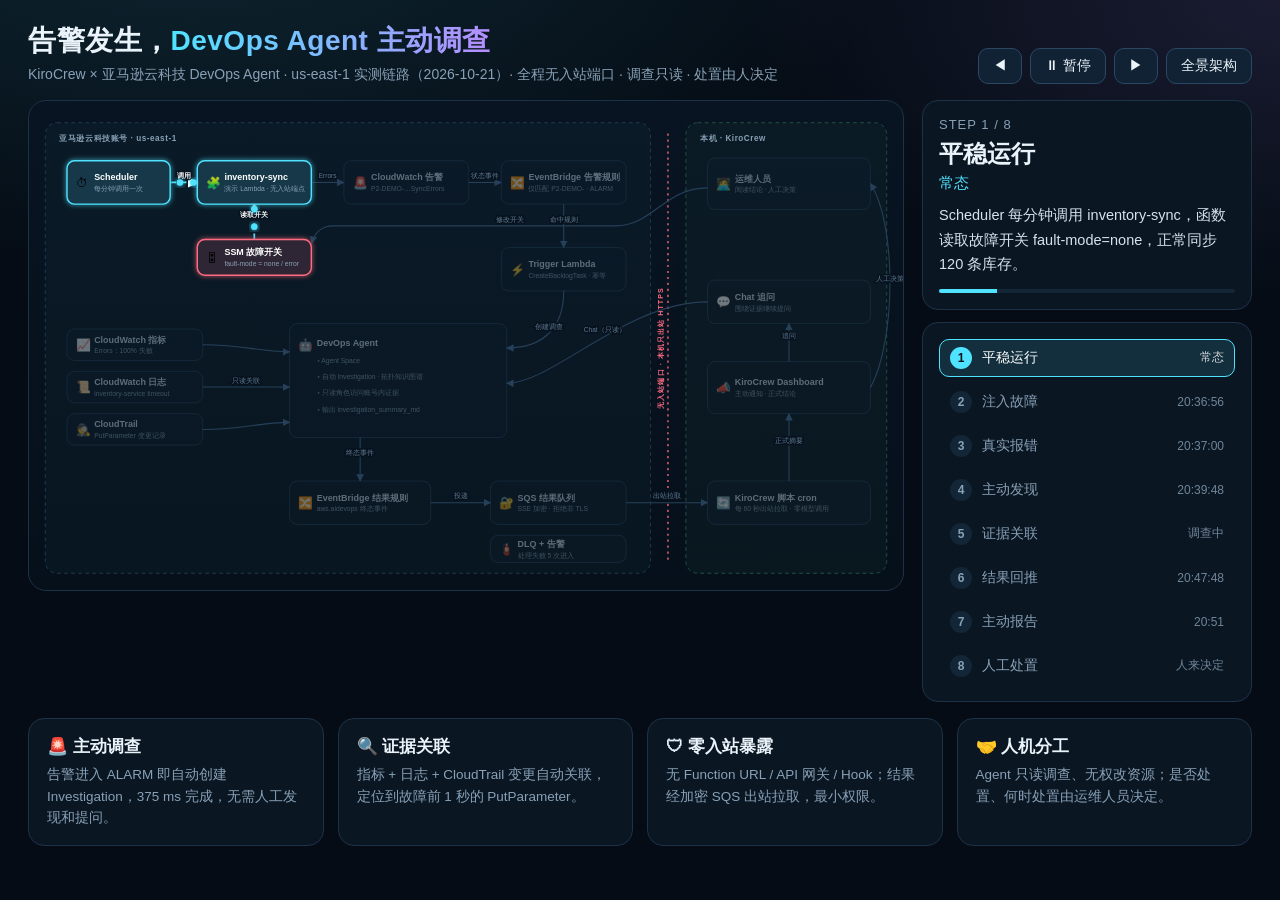
<file: docs/architecture-animation.html>
<!doctype html>
<!-- Copyright Amazon.com, Inc. or its affiliates. All Rights Reserved.
     SPDX-License-Identifier: CC-BY-4.0 -->
<html lang="zh-CN">
<head>
<meta charset="utf-8">
<meta name="viewport" content="width=device-width, initial-scale=1">
<title>KiroCrew × 亚马逊云科技 DevOps Agent · 主动发现架构</title>
<style>
:root{--bg:#050c15;--panel:#0b1623;--line:#1d3247;--text:#eaf3fa;--muted:#88a1b6;
--cyan:#4fe3ff;--violet:#b48dff;--amber:#ffc65c;--green:#5cf0a2;--red:#ff6b81}
*{box-sizing:border-box}
body{margin:0;min-height:100vh;color:var(--text);font-family:"PingFang SC","Microsoft YaHei",Inter,sans-serif;
background:radial-gradient(1200px 600px at 15% -10%,rgba(79,227,255,.12),transparent 60%),
radial-gradient(900px 500px at 100% 0%,rgba(180,141,255,.12),transparent 60%),var(--bg)}
header{max-width:1560px;margin:0 auto;padding:22px 28px 10px;display:flex;align-items:flex-end;justify-content:space-between;gap:20px}
h1{margin:0;font-size:28px;letter-spacing:.5px}
h1 span{background:linear-gradient(90deg,var(--cyan),var(--violet));-webkit-background-clip:text;color:transparent}
header p{margin:6px 0 0;color:var(--muted);font-size:14px}
.controls{display:flex;gap:8px;align-items:center}
button{background:#102233;color:var(--text);border:1px solid #2a4864;border-radius:10px;padding:8px 14px;font-size:14px;cursor:pointer}
button:hover{border-color:var(--cyan)}
button.on{background:var(--cyan);color:#04121c;border-color:var(--cyan);font-weight:700}
.stage{max-width:1560px;margin:0 auto;padding:6px 28px 0;display:grid;grid-template-columns:1fr 330px;gap:18px}
svg{width:100%;height:auto;display:block;background:linear-gradient(180deg,#081422,#06101b);border:1px solid var(--line);border-radius:18px}
.zone{fill:rgba(79,227,255,.025);stroke:#25425c;stroke-dasharray:7 6;stroke-width:1.5}
.zone.local{fill:rgba(92,240,162,.03);stroke:#285a45}
.zlabel{fill:var(--muted);font-size:15px;font-weight:700;letter-spacing:1px}
.wall{stroke:var(--red);stroke-width:3;stroke-dasharray:4 7;opacity:.8}
.wlabel{fill:var(--red);font-size:13px;font-weight:700;letter-spacing:2px}
.node rect{fill:#0d1b2a;stroke:#294560;stroke-width:1.6;transition:all .35s}
.node .t{fill:#cfe0ee;font-size:16.5px;font-weight:700;transition:fill .35s}
.node .s{fill:var(--muted);font-size:12.5px}
.node .i{font-size:22px}
.node.dim{opacity:.42}
.node.on rect{stroke:var(--c);stroke-width:2.6;fill:color-mix(in srgb,var(--c) 14%,#0d1b2a);filter:url(#glow)}
.node.on .t{fill:#fff}
.edge{fill:none;stroke:#26405a;stroke-width:2;marker-end:url(#arrowDim);transition:stroke .3s}
.edge.on{stroke:var(--c);stroke-width:3.2;stroke-dasharray:11 8;animation:flow .7s linear infinite;marker-end:url(#arrowOn)}
@keyframes flow{to{stroke-dashoffset:-19}}
.elabel{fill:#5f7a91;font-size:12px;paint-order:stroke;stroke:#07121e;stroke-width:5px;text-anchor:middle;transition:fill .3s}
.elabel.on{fill:#fff;font-weight:700}
.side{display:flex;flex-direction:column;gap:12px}
.card{background:var(--panel);border:1px solid var(--line);border-radius:16px;padding:16px}
.now .step{font-size:13px;color:var(--muted);letter-spacing:1px}
.now h2{margin:6px 0 4px;font-size:24px}
.now .time{font-family:"SF Mono",Menlo,monospace;color:var(--c,var(--cyan));font-size:15px}
.now p{margin:10px 0 0;line-height:1.7;font-size:14.5px;color:#d4e3ee}
.steps{list-style:none;margin:0;padding:0;display:flex;flex-direction:column;gap:6px}
.steps li{display:flex;gap:10px;align-items:center;padding:7px 10px;border-radius:10px;font-size:14px;color:var(--muted);cursor:pointer;border:1px solid transparent}
.steps li b{width:22px;height:22px;border-radius:50%;display:grid;place-items:center;font-size:12px;background:#132638}
.steps li.on{color:#fff;border-color:var(--c);background:color-mix(in srgb,var(--c) 12%,transparent)}
.steps li.on b{background:var(--c);color:#04121c}
.steps li.done{color:#b7c9d8}
.adv{max-width:1560px;margin:16px auto 28px;padding:0 28px;display:grid;grid-template-columns:repeat(4,1fr);gap:14px}
.adv div{background:var(--panel);border:1px solid var(--line);border-radius:16px;padding:16px 18px;transition:all .35s}
.adv h3{margin:0 0 6px;font-size:17px}
.adv p{margin:0;color:var(--muted);font-size:13.5px;line-height:1.6}
.adv div.on{border-color:var(--c);box-shadow:0 0 0 1px var(--c),0 0 30px color-mix(in srgb,var(--c) 30%,transparent);transform:translateY(-3px)}
.adv div.on h3{color:var(--c)}
.progress{height:4px;background:#132638;border-radius:4px;overflow:hidden;margin-top:12px}
.progress i{display:block;height:100%;width:0;background:var(--c,var(--cyan))}
@media (prefers-reduced-motion:reduce){.edge.on{animation:none}.node rect,.adv div{transition:none}}
</style>
</head>
<body>
<header>
  <div>
    <h1>告警发生，<span>DevOps Agent 主动调查</span></h1>
    <p>KiroCrew × 亚马逊云科技 DevOps Agent · us-east-1 实测链路（2026-10-21）· 全程无入站端口 · 调查只读 · 处置由人决定</p>
  </div>
  <div class="controls">
    <button id="prev" aria-label="上一步">◀</button>
    <button id="play" aria-label="播放或暂停">⏸ 暂停</button>
    <button id="next" aria-label="下一步">▶</button>
    <button id="overview">全景架构</button>
  </div>
</header>

<div class="stage">
  <svg id="svg" viewBox="0 0 1610 900" role="img" aria-label="主动发现架构图">
    <defs>
      <filter id="glow" x="-30%" y="-30%" width="160%" height="160%">
        <feGaussianBlur stdDeviation="5" result="b"/><feMerge><feMergeNode in="b"/><feMergeNode in="SourceGraphic"/></feMerge>
      </filter>
      <marker id="arrowDim" viewBox="0 0 10 10" refX="9" refY="5" markerWidth="7" markerHeight="7" orient="auto"><path d="M0,0L10,5L0,10z" fill="#26405a"/></marker>
      <marker id="arrowOn" viewBox="0 0 10 10" refX="9" refY="5" markerWidth="6" markerHeight="6" orient="auto"><path d="M0,0L10,5L0,10z" fill="#ffffff"/></marker>
    </defs>
    <rect class="zone" x="30" y="40" width="1115" height="830" rx="22"/>
    <text class="zlabel" x="56" y="74">亚马逊云科技账号 · us-east-1</text>
    <rect class="zone local" x="1210" y="40" width="370" height="830" rx="22"/>
    <text class="zlabel" x="1236" y="74">本机 · KiroCrew</text>
    <line class="wall" x1="1177" y1="60" x2="1177" y2="850"/>
    <text class="wlabel" transform="translate(1168 455) rotate(-90)" text-anchor="middle">无入站端口 · 本机只出站 HTTPS</text>
    <g id="edges"></g><g id="labels"></g><g id="nodes"></g><g id="packets"></g>
  </svg>

  <aside class="side">
    <div class="card now" id="now">
      <div class="step" id="stepNo">STEP 1 / 8</div>
      <h2 id="stepTitle">—</h2>
      <div class="time" id="stepTime">—</div>
      <p id="stepText">—</p>
      <div class="progress"><i id="bar"></i></div>
    </div>
    <div class="card"><ul class="steps" id="stepList"></ul></div>
  </aside>
</div>

<section class="adv">
  <div id="adv-proactive" style="--c:var(--amber)"><h3>🚨 主动调查</h3><p>告警进入 ALARM 即自动创建 Investigation，375 ms 完成，无需人工发现和提问。</p></div>
  <div id="adv-evidence" style="--c:var(--violet)"><h3>🔍 证据关联</h3><p>指标 + 日志 + CloudTrail 变更自动关联，定位到故障前 1 秒的 PutParameter。</p></div>
  <div id="adv-secure" style="--c:var(--green)"><h3>🛡 零入站暴露</h3><p>无 Function URL / API 网关 / Hook；结果经加密 SQS 出站拉取，最小权限。</p></div>
  <div id="adv-human" style="--c:var(--red)"><h3>🤝 人机分工</h3><p>Agent 只读调查、无权改资源；是否处置、何时处置由运维人员决定。</p></div>
</section>

<script>
const C={cyan:"#4fe3ff",violet:"#b48dff",amber:"#ffc65c",green:"#5cf0a2",red:"#ff6b81"};
const N={
 A:[70,110,190,80,"⏱","Scheduler",["每分钟调用一次"],"cyan"],
 B:[310,110,210,80,"🧩","inventory-sync",["演示 Lambda · 无入站端点"],"cyan"],
 S:[310,255,210,66,"🎛","SSM 故障开关",["fault-mode = none / error"],"red"],
 C:[580,110,230,80,"🚨","CloudWatch 告警",["P2-DEMO-…SyncErrors"],"amber"],
 D:[870,110,230,80,"🔀","EventBridge 告警规则",["仅匹配 P2-DEMO- · ALARM"],"amber"],
 E:[870,270,230,80,"⚡","Trigger Lambda",["CreateBacklogTask · 幂等"],"amber"],
 F:[480,410,400,210,"🤖","DevOps Agent",["Agent Space","自动 Investigation · 拓扑知识图谱","只读角色访问账号内证据","输出 investigation_summary_md"],"violet"],
 G1:[70,420,250,58,"📈","CloudWatch 指标",["Errors：100% 失败"],"violet"],
 G2:[70,498,250,58,"📜","CloudWatch 日志",["inventory-service timeout"],"violet"],
 G3:[70,576,250,58,"🕵","CloudTrail",["PutParameter 变更记录"],"violet"],
 H:[480,700,260,80,"🔀","EventBridge 结果规则",["aws.aidevops 终态事件"],"green"],
 I:[850,700,250,80,"🔐","SQS 结果队列",["SSE 加密 · 拒绝非 TLS"],"green"],
 Q:[850,800,250,50,"🧯","DLQ + 告警",["处理失败 5 次进入"],"green"],
 N:[1250,105,300,95,"🧑‍💻","运维人员",["阅读结论 · 人工决策"],"red"],
 M:[1250,330,300,80,"💬","Chat 追问",["围绕证据继续提问"],"cyan"],
 L:[1250,480,300,96,"📣","KiroCrew Dashboard",["主动通知 · 正式结论"],"green"],
 K:[1250,700,300,80,"🔄","KiroCrew 脚本 cron",["每 60 秒出站拉取 · 零模型调用"],"green"]
};
const E={
 e1:["M260 150 L310 150","调用"],
 e3:["M415 255 L415 190","读取开关"],
 e2:["M1250 160 C1170 160 1150 230 1080 230 L560 230 C540 230 526 242 521 262","修改开关"],
 e4:["M520 150 L580 150","Errors"],
 e5:["M810 150 L870 150","状态事件"],
 e6:["M985 190 L985 270","命中规则"],
 e7:["M985 350 C985 420 945 455 880 455","创建调查"],
 e8a:["M320 449 C400 449 420 462 480 462",""],
 e8b:["M320 527 L480 527","只读关联"],
 e8c:["M320 605 C400 605 420 592 480 592",""],
 e9:["M610 620 L610 700","终态事件"],
 e10:["M740 740 L850 740","投递"],
 e11:["M1100 740 L1250 740","出站拉取"],
 e12:["M1400 700 L1400 576","正式摘要"],
 e13:["M1400 480 L1400 410","追问"],
 e14:["M1250 370 C1100 370 965 520 880 520","Chat（只读）"],
 e15:["M1550 528 C1598 440 1598 225 1550 152","人工决策"]
};
const STEPS=[
 {t:"平稳运行",time:"常态",c:"cyan",n:["A","B","S"],e:["e1","e3"],adv:[],
  x:"Scheduler 每分钟调用 inventory-sync，函数读取故障开关 fault-mode=none，正常同步 120 条库存。"},
 {t:"注入故障",time:"20:36:56",c:"red",n:["N","S"],e:["e2"],adv:[],
  x:"运维人员把故障开关改为 error，模拟一次有风险的配置变更。CloudTrail 自动记录这次 PutParameter。"},
 {t:"真实报错",time:"20:37:00",c:"red",n:["A","B","S","C"],e:["e1","e3","e4"],adv:[],
  x:"之后每次运行都抛出 inventory-service timeout，Lambda Errors 指标持续上升。此时没有人去问 AI。"},
 {t:"主动发现",time:"20:39:48",c:"amber",n:["C","D","E","F"],e:["e5","e6","e7"],adv:["proactive"],
  x:"告警进入 ALARM，状态事件推送到 EventBridge，Trigger Lambda 用 375 ms 创建 Investigation。全程没有人提问。"},
 {t:"证据关联",time:"调查中",c:"violet",n:["G1","G2","G3","F"],e:["e8a","e8b","e8c"],adv:["evidence"],
  x:"Agent 以只读角色关联三类证据：Errors 100% 失败、超时日志、12:36:59 的 PutParameter（比故障早 1 秒）。约 73 ms 快速失败，判定为注入故障而非下游宕机。"},
 {t:"结果回推",time:"20:47:48",c:"green",n:["F","H","I","Q","K"],e:["e9","e10","e11"],adv:["secure"],
  x:"调查完成，终态事件进入加密 SQS。KiroCrew 从本机出站拉取，核验来源、Agent Space 和账号。本机不开放任何入站端口。"},
 {t:"主动报告",time:"20:51",c:"cyan",n:["K","L","M","F"],e:["e12","e13","e14"],adv:["proactive","evidence"],
  x:"Dashboard 收到正式 investigation_summary_md：根因、机制、处置参考。需要时再用 Chat 围绕证据追问。"},
 {t:"人工处置",time:"人来决定",c:"green",n:["L","N","S"],e:["e15","e2"],adv:["human"],lab:{e2:"恢复 none"},
  x:"Agent 只读，无权修改资源。运维人员阅读结论后把开关恢复为 none，告警自动回到 OK。"}
];
const NS="http://www.w3.org/2000/svg",$=s=>document.querySelector(s);
const mk=(tag,attrs,parent)=>{const el=document.createElementNS(NS,tag);for(const k in attrs)el.setAttribute(k,attrs[k]);parent&&parent.appendChild(el);return el};
const nodeEl={},edgeEl={},labelEl={};
for(const k in N){const [x,y,w,h,icon,title,sub,c]=N[k];const g=mk("g",{class:"node"},$("#nodes"));g.style.setProperty("--c",C[c]);
 mk("rect",{x,y,width:w,height:h,rx:14},g);
 const big=k==="F",ty=big?y+42:y+h/2-(sub.length?4:-6);
 mk("text",{class:"i",x:x+16,y:big?y+46:y+h/2+8},g).textContent=icon;
 mk("text",{class:"t",x:x+50,y:ty},g).textContent=title;
 sub.forEach((s,i)=>{mk("text",{class:"s",x:x+50,y:ty+(big?30:20)+i*(big?30:16)},g).textContent=(big?"▸ ":"")+s});
 nodeEl[k]=g;}
for(const k in E){const p=mk("path",{class:"edge",d:E[k][0],id:k},$("#edges"));edgeEl[k]=p;
 const L=p.getTotalLength(),m=p.getPointAtLength(L/2);
 labelEl[k]=mk("text",{class:"elabel",x:m.x,y:m.y-8},$("#labels"));labelEl[k].textContent=E[k][1];}
const list=$("#stepList");
STEPS.forEach((s,i)=>{const li=document.createElement("li");li.style.setProperty("--c",C[s.c]);
 const num=document.createElement("b");num.textContent=String(i+1);
 const when=document.createElement("span");when.style.cssText="margin-left:auto;font-size:12px;opacity:.8";when.textContent=s.time;
 li.append(num,document.createTextNode(s.t),when);
 li.onclick=()=>{go(i);};list.appendChild(li);});
const reduce=matchMedia("(prefers-reduced-motion: reduce)").matches;
const STEP_MS=5600;let cur=0,playing=!reduce,overview=false,stepStart=performance.now(),packets=[];
function clearState(){Object.values(nodeEl).forEach(g=>g.classList.remove("on","dim"));
 Object.values(edgeEl).forEach(p=>{p.classList.remove("on");p.style.removeProperty("--c")});
 for(const k in labelEl){labelEl[k].classList.remove("on");labelEl[k].textContent=E[k][1]}
 document.querySelectorAll(".adv div").forEach(d=>d.classList.remove("on"));$("#packets").replaceChildren();packets=[];}
function render(){clearState();const s=STEPS[cur],col=C[s.c];
 overview=false;$("#overview").classList.remove("on");
 for(const k in nodeEl)nodeEl[k].classList.add(s.n.includes(k)?"on":"dim");
 s.e.forEach(k=>{edgeEl[k].classList.add("on");edgeEl[k].style.setProperty("--c",col);labelEl[k].classList.add("on");
  if(s.lab&&s.lab[k])labelEl[k].textContent=s.lab[k];
  if(!reduce){const len=edgeEl[k].getTotalLength();[0,.5].forEach(off=>{packets.push({p:edgeEl[k],len,off,
   el:mk("circle",{r:6,fill:col,filter:"url(#glow)"},$("#packets"))})})}});
 s.adv.forEach(a=>$("#adv-"+a).classList.add("on"));
 $("#now").style.setProperty("--c",col);$("#stepNo").textContent=`STEP ${cur+1} / ${STEPS.length}`;
 $("#stepTitle").textContent=s.t;$("#stepTime").textContent=s.time;$("#stepText").textContent=s.x;
 [...list.children].forEach((li,i)=>{li.classList.toggle("on",i===cur);li.classList.toggle("done",i<cur)});
 stepStart=performance.now();}
function showOverview(){clearState();overview=true;playing=false;$("#play").textContent="▶ 播放";$("#overview").classList.add("on");
 for(const k in nodeEl)nodeEl[k].classList.add("on");
 for(const k in edgeEl){edgeEl[k].classList.add("on");edgeEl[k].style.setProperty("--c","#5fbfdc");edgeEl[k].style.animation="none";labelEl[k].classList.add("on")}
 $("#now").style.setProperty("--c",C.cyan);$("#stepNo").textContent="OVERVIEW";$("#stepTitle").textContent="全景架构";
 $("#stepTime").textContent="8 步闭环 · 约 15 分钟";$("#stepText").textContent="告警 → 自动调查 → 证据关联 → 加密队列 → 本机出站拉取 → Dashboard 主动报告 → 人工处置。所有 Lambda 只由亚马逊云科技服务调用，本机不开放入站端口。";
 $("#bar").style.width="100%";document.querySelectorAll(".adv div").forEach(d=>d.classList.add("on"));
 [...list.children].forEach(li=>li.classList.remove("on","done"));}
function go(i){Object.values(edgeEl).forEach(p=>p.style.animation="");cur=(i+STEPS.length)%STEPS.length;render();}
$("#prev").onclick=()=>go(cur-1);$("#next").onclick=()=>go(cur+1);
$("#play").onclick=()=>{if(overview)go(cur);playing=!playing;$("#play").textContent=playing?"⏸ 暂停":"▶ 播放";stepStart=performance.now()};
$("#overview").onclick=()=>overview?go(cur):showOverview();
function tick(now){if(!overview){const el=(now-stepStart)/STEP_MS;$("#bar").style.width=Math.min(el,1)*100+"%";
  if(playing&&el>=1)go(cur+1);
  packets.forEach(o=>{const f=((now/1500)+o.off)%1,pt=o.p.getPointAtLength(f*o.len);o.el.setAttribute("cx",pt.x);o.el.setAttribute("cy",pt.y)})}
 requestAnimationFrame(tick);}
if(reduce)$("#play").textContent="▶ 播放";
new URLSearchParams(location.search).get("view")==="overview"?showOverview():render();
const s=new URLSearchParams(location.search).get("step");if(s!==null&&!isNaN(+s)){playing=false;$("#play").textContent="▶ 播放";go(+s);}
requestAnimationFrame(tick);
</script>
</body>
</html>
</file>
